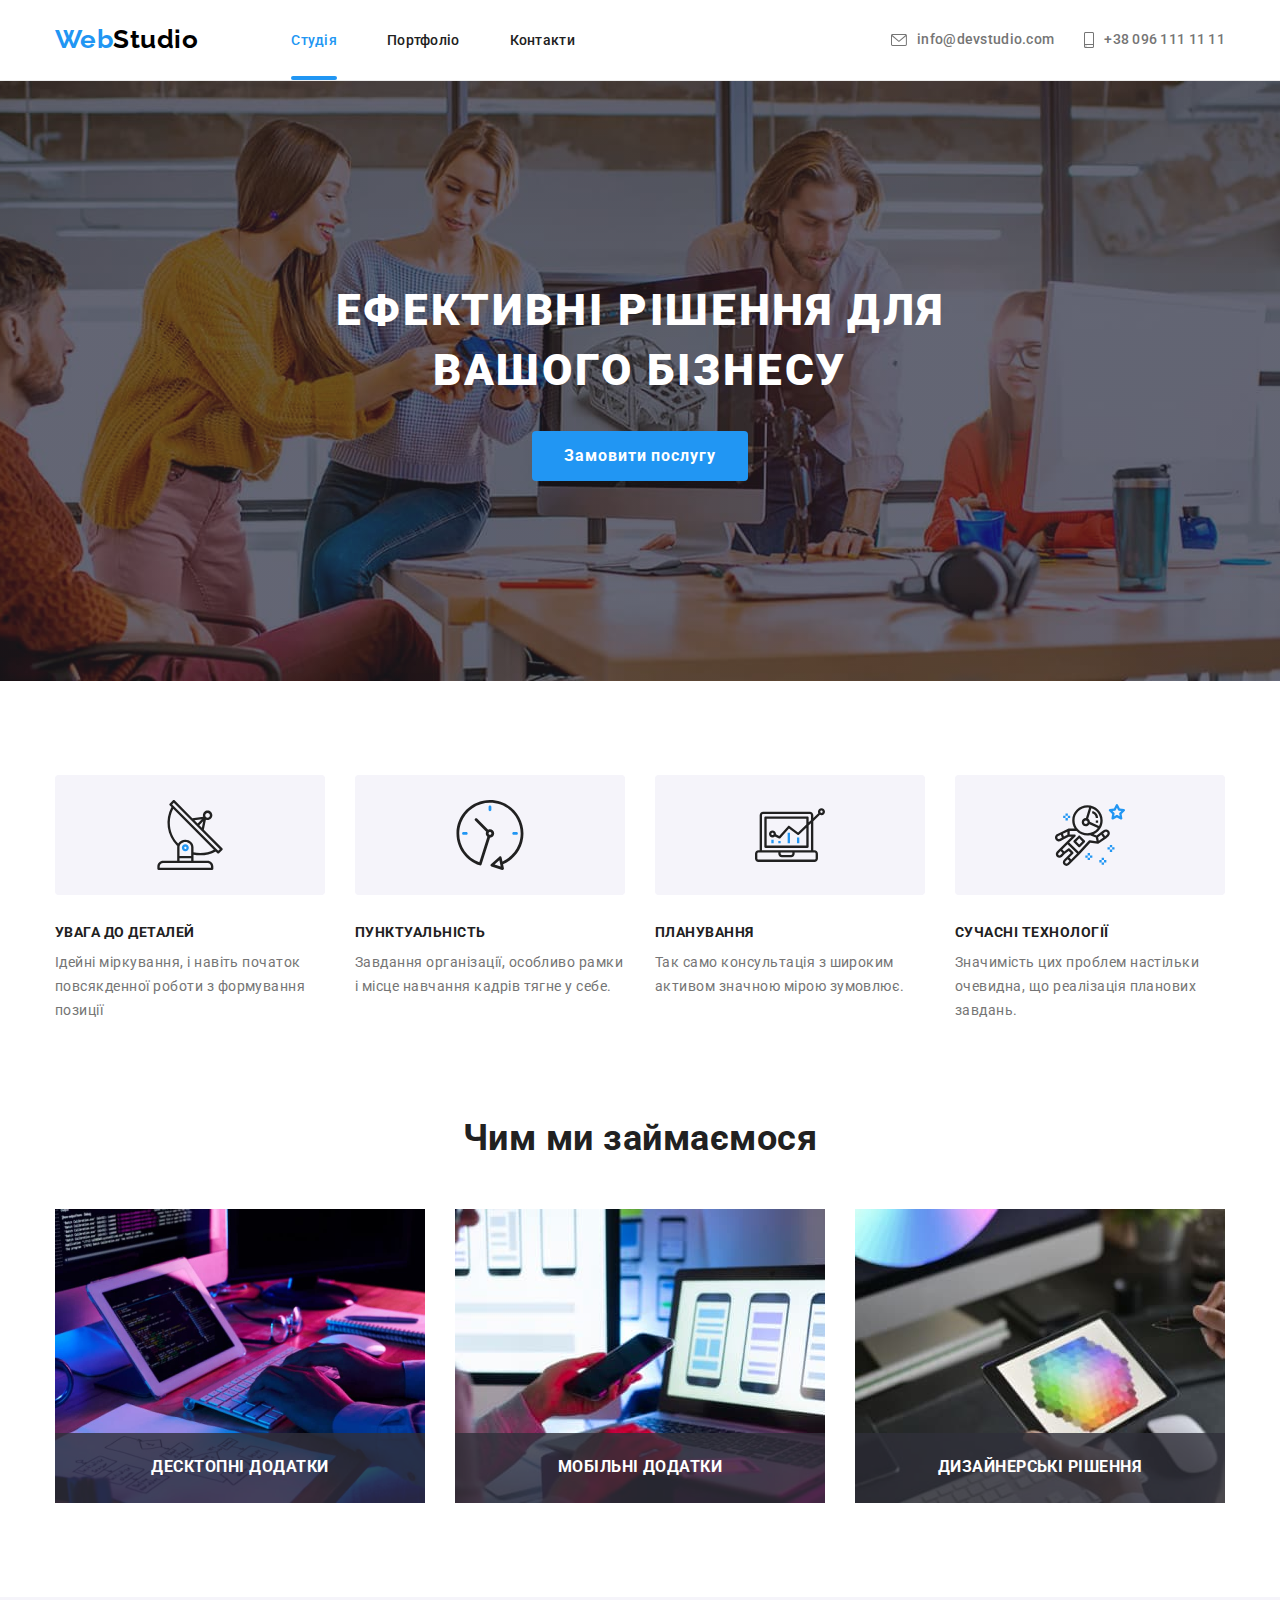
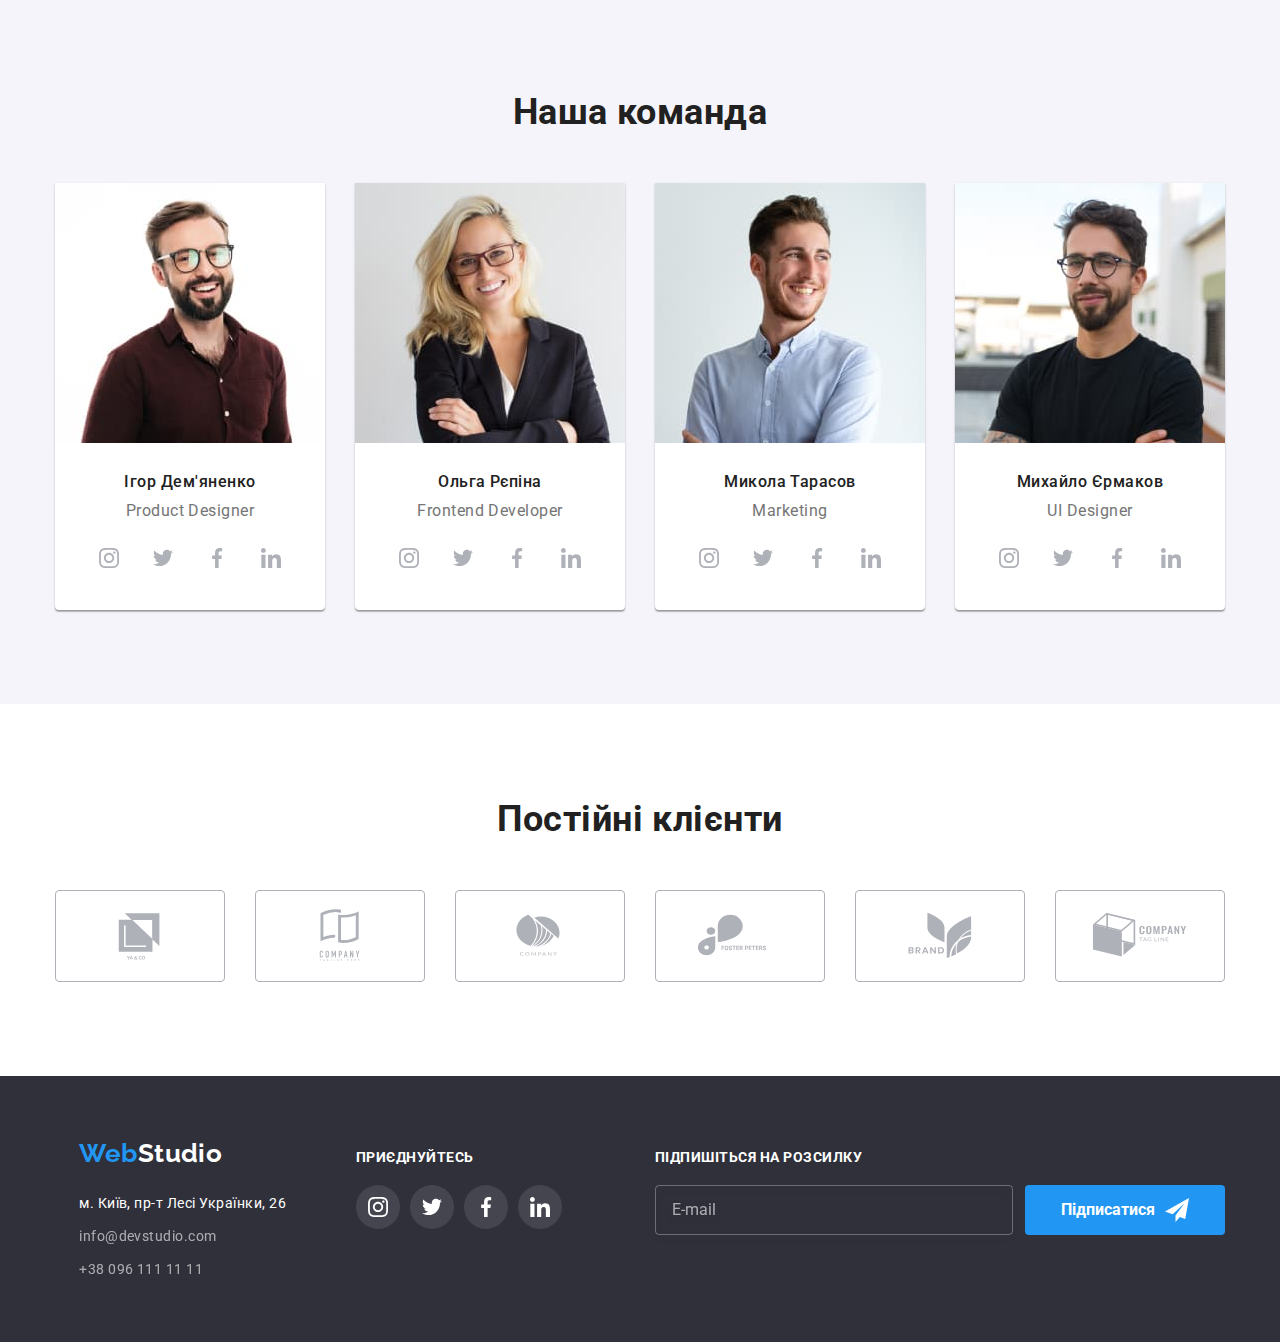
<file: index.html>
<!DOCTYPE html>
<html lang="uk">

<head>
    <meta charset="UTF-8" />
    <meta http-equiv="X-UA-Compatible" content="IE=edge" />
    <meta name="viewport" content="width=device-width, initial-scale=1.0" />
    <title>WebStudio</title>
    <link rel="stylesheet"
        href="https://fonts.googleapis.com/css2?family=Raleway:wght@700&family=Roboto:wght@400;500;700;900&display=swap" />
    <link rel="stylesheet"
        href="https://cdnjs.cloudflare.com/ajax/libs/modern-normalize/1.0.0/modern-normalize.min.css" />
    <link rel="stylesheet" href="./css/main.min.css" />
</head>

<body>
    <header class="header">
        <div class="container">
            <nav class="site-nav">
                <a class="logo link" href="./index.html"><span class="logo__decor">Web</span>Studio</a>
                <ul class="site-nav__list list">
                    <li class="site-nav__item item">
                        <a class="site-nav__link link site-nav__link--current" href="./index.html">Студія</a>
                    </li>
                    <li class="site-nav__item item">
                        <a class="site-nav__link link" href="./portfolio.html">Портфоліо</a>
                    </li>
                    <li class="site-nav__item item"><a class="site-nav__link link" href="">Контакти</a></li>
                </ul>
            </nav>
            <ul class="auth-nav list">
                <li class="auth-nav__item item">
                    <a class="auth-nav__link link" href="mailto:info@devstudio.com"><svg class="auth-nav__icon"
                            width="16" height="12">
                            <use href="./images/sprite.svg#icon-envelope"></use>
                        </svg>info@devstudio.com</a>
                </li>
                <li class="auth-nav__item item">
                    <a class="auth-nav__link link" href="tel:+380961111111"><svg class="auth-nav__icon" width="10"
                            height="16">
                            <use href="./images/sprite.svg#icon-smartphone"></use>
                        </svg>+38 096 111 11 11</a>
                </li>
            </ul>
        </div>
    </header>
    <main class="page-main">

        <!-- Заголовок з кнопкой -->

        <section class="hero">
            <div class="container">
                <h1 class="hero__title">
                    Ефективні рішення для вашого бізнесу
                </h1>
                <button data-modal-open class="button hero__button" type="button">
                    Замовити послугу
                </button>
            </div>
        </section>

        <!-- Головні якості Section-2 -->

        <section class="section features">
            <div class="container">
                <h2 class="features__title title--hidden">Наші особливості</h2>
                <ul class="features__list list">
                    <li class="features__item item">
                        <div class="features__thumb">
                            <svg class="features__icon">
                                <use href="./images/sprite.svg#icon-antenna"></use>
                            </svg>
                        </div>
                        <h3 class="features__title">Увага до деталей</h3>
                        <p class="features__text">
                            Ідейні міркування, і навіть початок повсякденної роботи з
                            формування позиції
                        </p>
                    </li>
                    <li class="features__item item">
                        <div class="features__thumb">
                            <svg class="features__icon">
                                <use href="./images/sprite.svg#icon-clock"></use>
                            </svg>
                        </div>
                        <h3 class="features__title">Пунктуальність</h3>
                        <p class="features__text">
                            Завдання організації, особливо рамки і місце навчання кадрів
                            тягне у себе.
                        </p>
                    </li>
                    <li class="features__item item">
                        <div class="features__thumb">
                            <svg class="features__icon">
                                <use href="./images/sprite.svg#icon-diagram"></use>
                            </svg>
                        </div>
                        <h3 class="features__title">Планування</h3>
                        <p class="features__text">
                            Так само консультація з широким активом значною мірою зумовлює.
                        </p>
                    </li>
                    <li class="features__item item">
                        <div class="features__thumb">
                            <svg class="features__icon">
                                <use href="./images/sprite.svg#icon-astronaut"></use>
                            </svg>
                        </div>
                        <h3 class="features__title">Сучасні технології</h3>
                        <p class="features__text">
                            Значимість цих проблем настільки очевидна, що реалізація
                            планових завдань.
                        </p>
                    </li>
                </ul>
            </div>
        </section>

        <!--Роботи Section-3  -->
        
        <section class="section activities">
            <div class="container">
                <h2 class="activities__title title">Чим ми займаємося</h2>
                <ul class="activities__list list">
                    <li class="activities__item item">
                        <img class="activities__foto" src="./images/image.jpg"
                            alt="Програміст пише код за допомогою блок-схеми" width="370" height="294" />
                        <p class="activities__text">Десктопні додатки</p>
                    </li>
                    <li class="activities__item item">
                        <img class="activities__foto" src="./images/img(1).jpg"
                            alt="Дівчина вибирає тему для смартфону" width="370" height="294" />
                        <p class="activities__text">Мобільні додатки</p>
                    </li>
                    <li class="activities__item item">
                        <img class="activities__foto" src="./images/img(2).jpg"
                            alt="Дизайнер обирає колір на планшеті" width="370" height="294" />
                        <p class="activities__text">Дизайнерські рішення</p>
                    </li>
                </ul>
            </div>
        </section>

        <!--Команда Section-4  -->


        <section class="section team">
            <div class="container">
                <h2 class="team__title title">Наша команда</h2>
                <ul class="team__list list">
                    <li class="item workmate">
                        <img class="workmate__foto" src="./images/ihor-demidenko.jpg" alt="Ігор Дем'яненко" width="270"
                            height="260" />
                        <div class="workmate__box">
                            <h3 class="workmate__name">Ігор Дем'яненко</h3>
                            <p class="workmate__position">Product Designer</p>
                            <ul class="list social-networks">
                                <li class="item">
                                    <a href="" class="link social-networks__link" aria-label="Instagram link"
                                        target="_blank" rel="noopener nofollow noreferrer">
                                        <svg class="social-networks__icon" width="20" height="20">
                                            <use href="./images/sprite.svg#icon-instagram"></use>
                                        </svg>
                                    </a>
                                </li>
                                <li class="item">
                                    <a href="" class="link social-networks__link" aria-label="Twitter link"
                                        target="_blank" rel="noopener nofollow noreferrer">
                                        <svg class="social-networks__icon" width="20" height="20">
                                            <use href="./images/sprite.svg#icon-twitter"></use>
                                        </svg>
                                    </a>
                                </li>
                                <li class="item">
                                    <a href="" class="link social-networks__link" aria-label="Facebook link"
                                        target="_blank" rel="noopener nofollow noreferrer">
                                        <svg class="social-networks__icon" width="20" height="20">
                                            <use href="./images/sprite.svg#icon-facebook"></use>
                                        </svg>
                                    </a>
                                </li>
                                <li class="item">
                                    <a href="" class="link social-networks__link" aria-label="LinkedIn link"
                                        target="_blank" rel="noopener nofollow noreferrer">
                                        <svg class="social-networks__icon" width="20" height="20">
                                            <use href="./images/sprite.svg#icon-linkedin"></use>
                                        </svg>
                                    </a>
                                </li>
                            </ul>
                        </div>
                    </li>
                    <li class="item workmate">
                        <img class="workmate__foto" src="./images/olga-repina.jpg" alt="Ольга Рєпіна" width="270"
                            height="260" />
                        <div class="workmate__box">
                            <h3 class="workmate__name">Ольга Рєпіна</h3>
                            <p class="workmate__position">Frontend Developer</p>
                            <ul class="list social-networks">
                                <li class="item">
                                    <a href="" class="link social-networks__link" aria-label="Instagram link"
                                        target="_blank" rel="noopener nofollow noreferrer">
                                        <svg class="social-networks__icon" width="20" height="20">
                                            <use href="./images/sprite.svg#icon-instagram"></use>
                                        </svg>
                                    </a>
                                </li>
                                <li class="item">
                                    <a href="" class="link social-networks__link" aria-label="Twitter link"
                                        target="_blank" rel="noopener nofollow noreferrer">
                                        <svg class="social-networks__icon" width="20" height="20">
                                            <use href="./images/sprite.svg#icon-twitter"></use>
                                        </svg>
                                    </a>
                                </li>
                                <li class="item">
                                    <a href="" class="link social-networks__link" aria-label="Facebook link"
                                        target="_blank" rel="noopener nofollow noreferrer">
                                        <svg class="social-networks__icon" width="20" height="20">
                                            <use href="./images/sprite.svg#icon-facebook"></use>
                                        </svg>
                                    </a>
                                </li>
                                <li class="item">
                                    <a href="" class="link social-networks__link" aria-label="LinkedIn link"
                                        target="_blank" rel="noopener nofollow noreferrer">
                                        <svg class="social-networks__icon" width="20" height="20">
                                            <use href="./images/sprite.svg#icon-linkedin"></use>
                                        </svg>
                                    </a>
                                </li>
                            </ul>
                        </div>
                    </li>
                    <li class="item workmate">
                        <img class="workmate__foto" src="./images/mykola-tarasov.jpg" alt="Микола Тарасов" width="270"
                            height="260" />
                        <div class="workmate__box">
                            <h3 class="workmate__name">Микола Тарасов</h3>
                            <p class="workmate__position">Marketing</p>
                            <ul class="list social-networks">
                                <li class="item">
                                    <a href="" class="link social-networks__link" aria-label="Instagram link"
                                        target="_blank" rel="noopener nofollow noreferrer">
                                        <svg class="social-networks__icon" width="20" height="20">
                                            <use href="./images/sprite.svg#icon-instagram"></use>
                                        </svg>
                                    </a>
                                </li>
                                <li class="item">
                                    <a href="" class="link social-networks__link" aria-label="Twitter link"
                                        target="_blank" rel="noopener nofollow noreferrer">
                                        <svg class="social-networks__icon" width="20" height="20">
                                            <use href="./images/sprite.svg#icon-twitter"></use>
                                        </svg>
                                    </a>
                                </li>
                                <li class="item">
                                    <a href="" class="link social-networks__link" aria-label="Facebook link"
                                        target="_blank" rel="noopener nofollow noreferrer">
                                        <svg class="social-networks__icon" width="20" height="20">
                                            <use href="./images/sprite.svg#icon-facebook"></use>
                                        </svg>
                                    </a>
                                </li>
                                <li class="item">
                                    <a href="" class="link social-networks__link" aria-label="LinkedIn link"
                                        target="_blank" rel="noopener nofollow noreferrer">
                                        <svg class="social-networks__icon" width="20" height="20">
                                            <use href="./images/sprite.svg#icon-linkedin"></use>
                                        </svg>
                                    </a>
                                </li>
                            </ul>
                        </div>
                    </li>
                    <li class="item workmate">
                        <img class="workmate__foto" src="./images/mykhailo-yermakov.jpg" alt="Михайло Єрмаков" width="270"
                            height="260" />
                        <div class="workmate__box">
                            <h3 class="workmate__name">Михайло Єрмаков</h3>
                            <p class="workmate__position">UI Designer</p>
                            <ul class="list social-networks">
                                <li class="item">
                                    <a href="" class="link social-networks__link" aria-label="Instagram link"
                                        target="_blank" rel="noopener nofollow noreferrer">
                                        <svg class="social-networks__icon" width="20" height="20">
                                            <use href="./images/sprite.svg#icon-instagram"></use>
                                        </svg>
                                    </a>
                                </li>
                                <li class="item">
                                    <a href="" class="link social-networks__link" aria-label="Twitter link"
                                        target="_blank" rel="noopener nofollow noreferrer">
                                        <svg class="social-networks__icon" width="20" height="20">
                                            <use href="./images/sprite.svg#icon-twitter"></use>
                                        </svg>
                                    </a>
                                </li>
                                <li class="item">
                                    <a href="" class="link social-networks__link" aria-label="Facebook link"
                                        target="_blank" rel="noopener nofollow noreferrer">
                                        <svg class="social-networks__icon" width="20" height="20">
                                            <use href="./images/sprite.svg#icon-facebook"></use>
                                        </svg>
                                    </a>
                                </li>
                                <li class="item">
                                    <a href="" class="link social-networks__link" aria-label="LinkedIn link"
                                        target="_blank" rel="noopener nofollow noreferrer">
                                        <svg class="social-networks__icon" width="20" height="20">
                                            <use href="./images/sprite.svg#icon-linkedin"></use>
                                        </svg>
                                    </a>
                                </li>
                            </ul>
                        </div>
                    </li>
                </ul>
            </div>
        </section>
        <section class="section clients">
            <div class="container">
                <h2 class="clients__title title">Постійні клієнти</h2>
                <ul class="clients__list list">
                    <li class="clients__item item">
                        <a href="" class="link clients__link" target="_blank" rel="noopener nofollow noreferrer">
                            <svg class="clients__logo" width="106" height="60">
                                <use href="./images/sprite.svg#icon-logo1"></use>
                            </svg>
                        </a>
                    </li>
                    <li class="clients__item item">
                        <a href="" class="link clients__link" target="_blank" rel="noopener nofollow noreferrer">
                            <svg class="clients__logo" width="106" height="60">
                                <use href="./images/sprite.svg#icon-logo2"></use>
                            </svg>
                        </a>
                    </li>
                    <li class="clients__item item">
                        <a href="" class="link clients__link" target="_blank" rel="noopener nofollow noreferrer">
                            <svg class="clients__logo" width="106" height="60">
                                <use href="./images/sprite.svg#icon-logo3"></use>
                            </svg>
                        </a>
                    </li>
                    <li class="clients__item item">
                        <a href="" class="link clients__link" target="_blank" rel="noopener nofollow noreferrer">
                            <svg class="clients__logo" width="106" height="60">
                                <use href="./images/sprite.svg#icon-logo4"></use>
                            </svg>
                        </a>
                    </li>
                    <li class="clients__item item">
                        <a href="" class="link clients__link" target="_blank" rel="noopener nofollow noreferrer">
                            <svg class="clients__logo" width="160" height="60">
                                <use href="./images/sprite.svg#icon-logo5"></use>
                            </svg>
                        </a>
                    </li>
                    <li class="clients__item item">
                        <a href="" class="link clients__link" target="_blank" rel="noopener nofollow noreferrer">
                            <svg class="clients__logo" width="106" height="60">
                                <use href="./images/sprite.svg#icon-logo6"></use>
                            </svg>
                        </a>
                    </li>
                </ul>
            </div>
        </section>
    </main>
    <footer class="footer">
        <div class="container">
            <div class="auth-nav">
                <a class="logo link" href="./index.html"><span class="logo__decor">Web</span>Studio</a>
                <address class="contact">
                    <a class="link contact__address" href="">м. Київ, пр-т Лесі Українки, 26</a>
                    <a class="link contact__mail" href="mailto:info@devstudio.com">info@devstudio.com</a>
                    <a class="link contact__tel" href="tel:+380961111111">+38 096 111 11 11</a>
                </address>
            </div>
            <div class="join">
                <b class="join-call">приєднуйтесь</b>
                <ul class="list social-networks">
                    <li class="item">
                        <a href="" class="link social-networks__link" aria-label="Instagram link" target="_blank"
                            rel="noopener nofollow noreferrer">
                            <svg class="social-networks__icon" width="20" height="20">
                                <use href="./images/sprite.svg#icon-instagram"></use>
                            </svg>
                        </a>
                    </li>
                    <li class="item">
                        <a href="" class="link social-networks__link" aria-label="Twitter link" target="_blank"
                            rel="noopener nofollow noreferrer">
                            <svg class="social-networks__icon" width="20" height="20">
                                <use href="./images/sprite.svg#icon-twitter"></use>
                            </svg>
                        </a>
                    </li>
                    <li class="item">
                        <a href="" class="link social-networks__link" aria-label="Facebook link" target="_blank"
                            rel="noopener nofollow noreferrer">
                            <svg class="social-networks__icon" width="20" height="20">
                                <use href="./images/sprite.svg#icon-facebook"></use>
                            </svg>
                        </a>
                    </li>
                    <li class="item">
                        <a href="" class="link social-networks__link" aria-label="LinkedIn link" target="_blank"
                            rel="noopener nofollow noreferrer">
                            <svg class="social-networks__icon" width="20" height="20">
                                <use href="./images/sprite.svg#icon-linkedin"></use>
                            </svg>
                        </a>
                    </li>
                </ul>
            </div>
            <div class="subscribe">
                <form class="subscribe__form">
                    <label class="subscribe__label" for="email">Підпишіться на розсилку</label>
                    <div class="subscribe__box">
                        <input class="subscribe__input" type="email" id="email" name="user-email"
                            placeholder="E-mail" />
                        <button type="submit" class="button subscribe__button">Підписатися <svg class="subscribe__icon"
                                width="24" height="24">
                                <use href="./images/sprite.svg#icon-send" />
                            </svg></button>
                    </div>
                </form>
            </div>
        </div>
    </footer>
    <div data-modal class="backdrop is-hidden">
        <div class="modal">
            <button data-modal-close type="button" class="close-button">
                <svg width="18" height="18">
                    <use href="./images/sprite.svg#icon-close"></use>
                </svg>
            </button>
            <form class="modal__form">
                <p class="modal__header">Залиште свої дані, ми вам передзвонимо</p>
                <div class="modal__box">
                    <label for="username" class="modal__label">Ім'я</label>
                    <input type="text" id="username" class="modal__input" name="username" autofocus
                        autocomplete="off" />
                    <svg class="modal__icon" width="18" height="18">
                        <use href="./images/sprite.svg#icon-name" />
                    </svg>
                </div>
                <div class="modal__box">
                    <label class="modal__label" for="phone-number">Телефон</label>
                    <input type="tel" id="phone-number" class="modal__input" name="user-phone-number"
                        autocomplete="off" />
                    <svg class="modal__icon" width="18" height="18">
                        <use href="./images/sprite.svg#icon-phone" />
                    </svg>
                </div>
                <div class="modal__box">
                    <label class="modal__label" for="user-email">Пошта</label>
                    <input type="email" id="user-email" class="modal__input" name="user-email" autocomplete="off" />
                    <svg class="modal__icon" width="18" height="18">
                        <use href="./images/sprite.svg#icon-mail" />
                    </svg>
                </div>
                <div class="modal__box">
                    <label class="modal__label" for="comment">Коментар</label>
                    <textarea id="comment" rows="7" class="modal__textarea" name="user-comment"
                        placeholder="Введіть текст"></textarea>
                </div>
                <div class="modal__agree">
                    <label class="modal__label"><input type="checkbox" class="modal__input checkbox hidden"
                            name="user-agree" />
                            <span class="modal__icon">
                            </span>Погоджуюся з розсилкою та приймаю
                        <a href="" target="_blank" class="agreement" rel="noopener nofollow noreferrer">Умови
                            договору</a></label>
                </div>
                <button type="submit" class="button modal__button">Відправити</button>
            </form>
        </div>
    </div>
    <script src="./js/modal.js"></script>
</body>

</html>
</file>
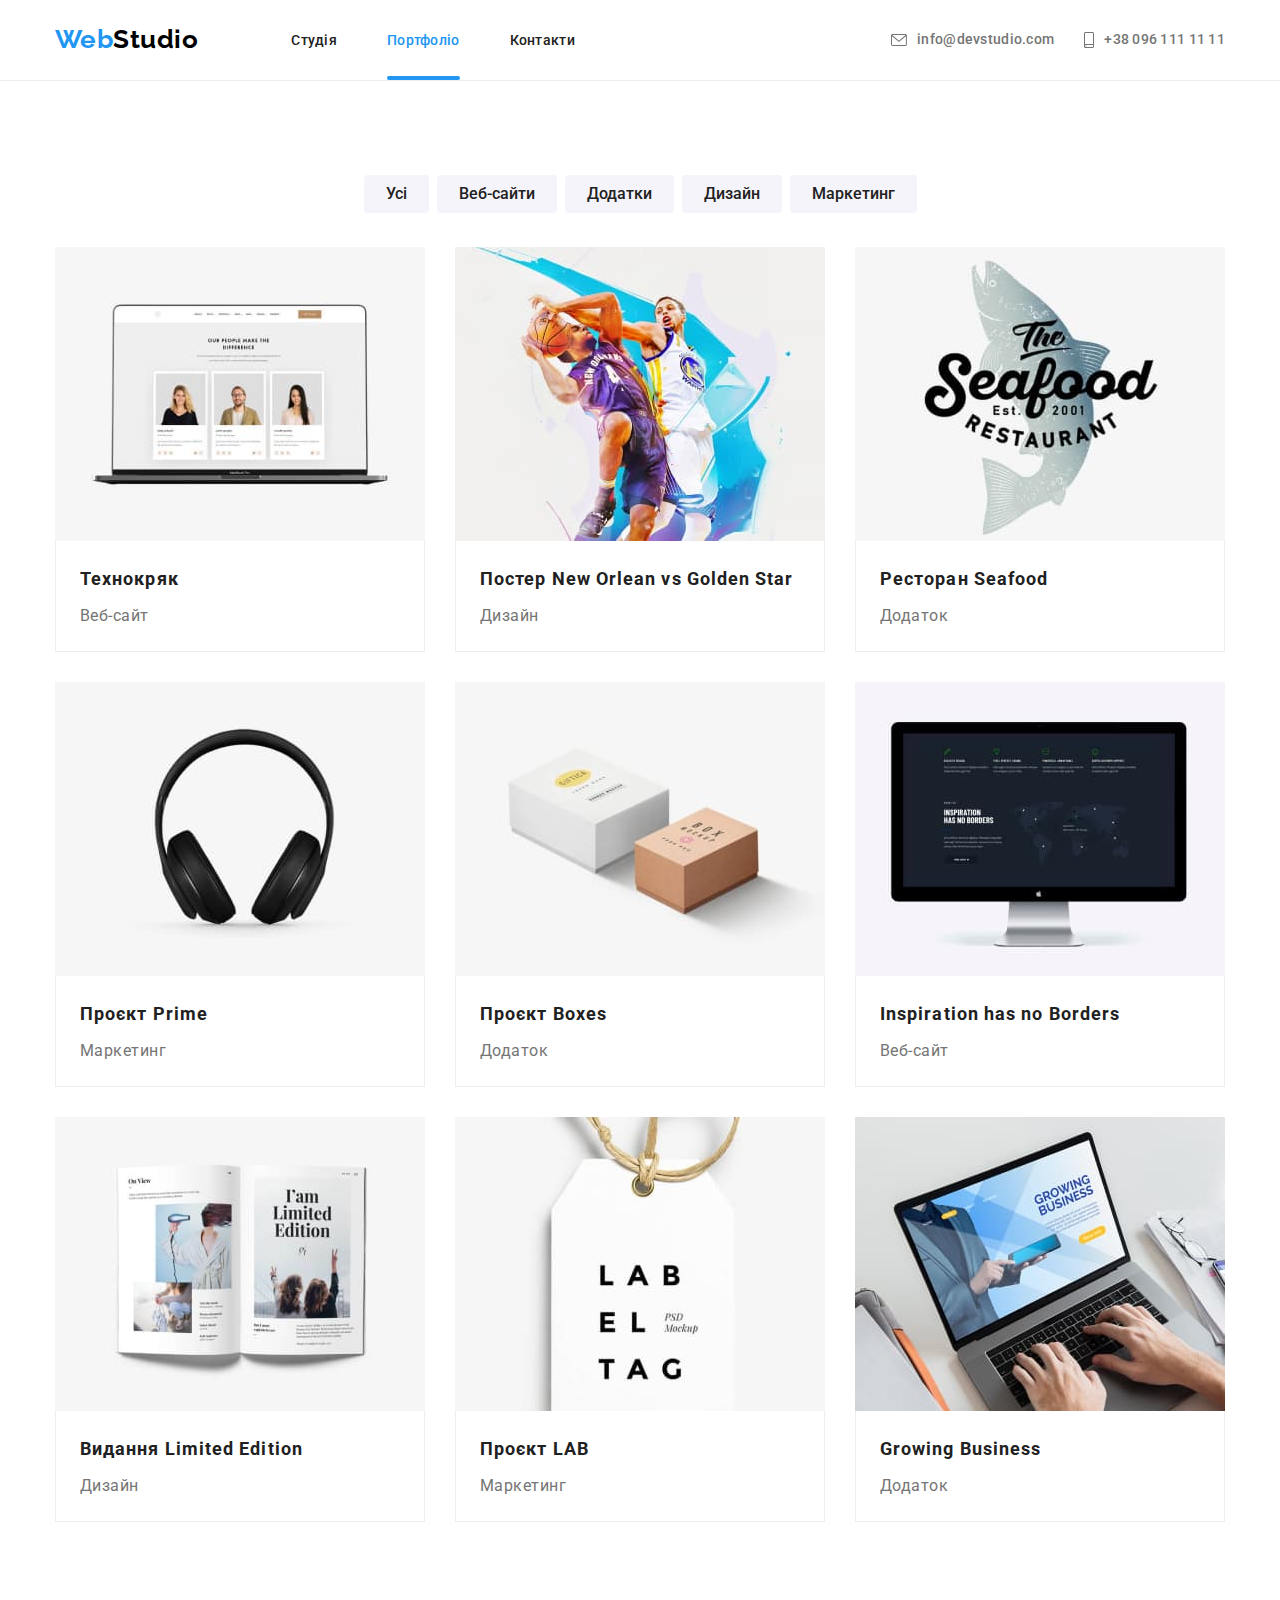
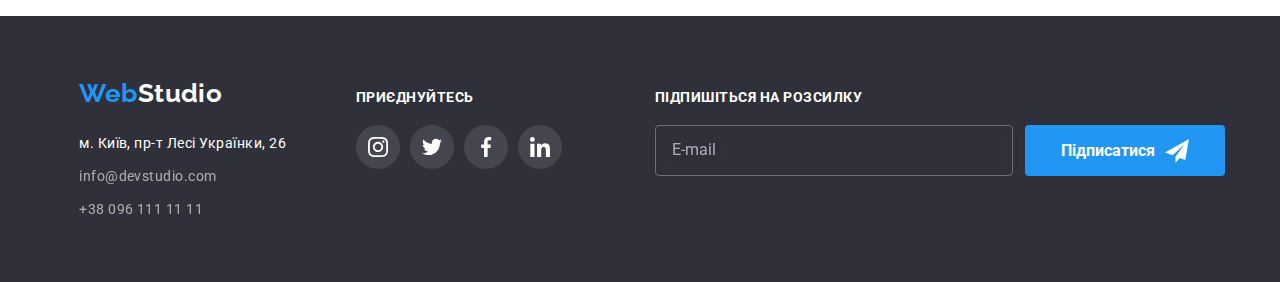
<file: portfolio.html>
<!DOCTYPE html>
<html lang="uk">

<head>
    <meta charset="UTF-8" />
    <meta http-equiv="X-UA-Compatible" content="IE=edge" />
    <meta name="viewport" content="width=device-width, initial-scale=1.0" />
    <title>WebStudio</title>
    <link rel="stylesheet"
        href="https://fonts.googleapis.com/css2?family=Raleway:wght@700&family=Roboto:wght@400;500;700;900&display=swap" />
    <link rel="stylesheet"
        href="https://cdnjs.cloudflare.com/ajax/libs/modern-normalize/1.0.0/modern-normalize.min.css" />
    <link rel="stylesheet" href="./css/main.min.css" />
</head>

<body>
    <header class="header">
        <div class="container">
            <nav class="site-nav">
                <a class="logo link" href="./index.html"><span class="logo__decor">Web</span>Studio</a>
                <ul class="site-nav__list list">
                    <li class="site-nav__item item">
                        <a class="site-nav__link link" href="./index.html">Студія</a>
                    </li>
                    <li class="site-nav__item item">
                        <a class="site-nav__link link site-nav__link--current" href="./portfolio.html">Портфоліо</a>
                    </li>
                    <li class="site-nav__item item"><a class="site-nav__link link" href="">Контакти</a></li>
                </ul>
            </nav>
            <ul class="auth-nav list">
                <li class="auth-nav__item item">
                    <a class="auth-nav__link link" href="mailto:info@devstudio.com"><svg class="auth-nav__icon"
                            width="16" height="12">
                            <use href="./images/sprite.svg#icon-envelope"></use>
                        </svg>info@devstudio.com</a>
                </li>
                <li class="auth-nav__item item">
                    <a class="auth-nav__link link" href="tel:+380961111111"><svg class="auth-nav__icon" width="10"
                            height="16">
                            <use href="./images/sprite.svg#icon-smartphone"></use>
                        </svg>+38 096 111 11 11</a>
                </li>
            </ul>
        </div>
    </header>
    <main class="portfolio">
        <div class="container">
            <section class="projects section">
                <h1 class="projects__title title--hidden">Портфоліо</h1>
                <ul class="filter list">
                    <h2 class="filter__title title--hidden">Фільтр робіт</h2>
                    <li class="filter__item item"><button class="filter__button button" type="button">Усі</button></li>
                    <li class="filter__item item"><button class="filter__button button" type="button">Веб-сайти</button>
                    </li>
                    <li class="filter__item item"><button class="filter__button button" type="button">Додатки</button>
                    </li>
                    <li class="filter__item item"><button class="filter__button button" type="button">Дизайн</button>
                    </li>
                    <li class="filter__item item"><button class="filter__button button" type="button">Маркетинг</button>
                    </li>
                </ul>
                <ul class="list projects__list">
                    <li class="project item">
                        <a class="project__link link" href="">
                            <div class="project__thumb">
                                <img class="project__foto" src="./images/portfolio-1.jpg"
                                    alt="Вигляд веб сайту" width="370" height="294">
                                <p class="project__description">Ресурс пропонує комплексні пропозиції з різним рівнем
                                    функціоналу та
                                    сервісів. Все це дозволить відвідувачу отримати
                                    вичерпні відомості про компанію чи приватну особу.</p>
                            </div>
                            <div class="project__box">
                                <h3 class="project__title">Технокряк</h3>
                                <p class="project__text">Веб-сайт</p>
                            </div>
                        </a>
                    </li>
                    <li class="project item">
                        <a class="project__link link" href="">
                            <div class="project__thumb">
                                <img class="project__foto" src="./images/portfolio-2.jpg"
                                    alt="Гра двох баскетболістів" width="370" height="294">
                                <p class="project__description">Ресурс пропонує комплексні пропозиції з різним рівнем
                                    функціоналу та
                                    сервісів. Все це дозволить відвідувачу отримати
                                    вичерпні відомості про компанію чи приватну особу.</p>
                            </div>
                            <div class="project__box">
                                <h3 class="project__title">Постер New Orlean vs Golden Star</h3>
                                <p class="project__text">Дизайн</p>
                            </div>
                        </a>
                    </li>
                    <li class="project item">
                        <a class="project__link link" href="">
                            <div class="project__thumb">
                                <img class="project__foto" src="./images/portfolio-3.jpg"
                                    alt="Лого ресторану Seafood" width="370" height="294">
                                <p class="project__description">Ресурс пропонує комплексні пропозиції з різним рівнем
                                    функціоналу та
                                    сервісів. Все це дозволить відвідувачу отримати
                                    вичерпні відомості про компанію чи приватну особу.</p>
                            </div>
                            <div class="project__box">
                                <h3 class="project__title">Ресторан Seafood</h3>
                                <p class="project__text">Додаток</p>
                            </div>
                        </a>
                    </li>
                    <li class="project item">
                        <a class="project__link link" href="">
                            <div class="project__thumb">
                                <img class="project__foto" src="./images/portfolio-4.jpg" alt="Чорні навушники"
                                    width="370" height="294">
                                <p class="project__description">Ресурс пропонує комплексні пропозиції з різним рівнем
                                    функціоналу та
                                    сервісів. Все це дозволить відвідувачу отримати
                                    вичерпні відомості про компанію чи приватну особу.</p>
                            </div>
                            <div class="project__box">
                                <h3 class="project__title">Проєкт Prime</h3>
                                <p class="project__text">Маркетинг</p>
                            </div>
                        </a>
                    </li>
                    <li class="project item">
                        <a class="project__link link" href="">
                            <div class="project__thumb">
                                <img class="project__foto" src="./images/portfolio-5.jpg"
                                    alt="Дві коробки, біла і коричнева" width="370" height="294">
                                <p class="project__description">Ресурс пропонує комплексні пропозиції з різним рівнем
                                    функціоналу та
                                    сервісів. Все це дозволить відвідувачу отримати
                                    вичерпні відомості про компанію чи приватну особу.</p>
                            </div>
                            <div class="project__box">
                                <h3 class="project__title">Проєкт Boxes</h3>
                                <p class="project__text">Додаток</p>
                            </div>
                        </a>
                    </li>
                    <li class="project item">
                        <a class="project__link link" href="">
                            <div class="project__thumb">
                                <img class="project__foto" src="./images/portfolio-6.jpg" alt="Дисплей комп'ютера"
                                    width="370" height="294">
                                <p class="project__description">Ресурс пропонує комплексні пропозиції з різним рівнем
                                    функціоналу та
                                    сервісів. Все це дозволить відвідувачу отримати
                                    вичерпні відомості про компанію чи приватну особу.</p>
                            </div>
                            <div class="project__box">
                                <h3 class="project__title">Inspiration has no Borders</h3>
                                <p class="project__text">Веб-сайт</p>
                            </div>
                        </a>
                    </li>
                    <li class="project item">
                        <a class="project__link link" href="">
                            <div class="project__thumb">
                                <img class="project__foto" src="./images/portfolio-7.jpg" alt="Розгорнутий журнал"
                                    width="370" height="294">
                                <p class="project__description">Ресурс пропонує комплексні пропозиції з різним рівнем
                                    функціоналу та
                                    сервісів. Все це дозволить відвідувачу отримати
                                    вичерпні відомості про компанію чи приватну особу.</p>
                            </div>
                            <div class="project__box">
                                <h3 class="project__title">Видання Limited Edition</h3>
                                <p class="project__text">Дизайн</p>
                            </div>
                        </a>
                    </li>
                    <li class="project item">
                        <a class="project__link link" href="">
                            <div class="project__thumb">
                                <img class="project__foto" src="./images/portfolio-8.jpg" alt="Біла візитка" width="370"
                                    height="294">
                                <p class="project__description">Ресурс пропонує комплексні пропозиції з різним рівнем
                                    функціоналу та
                                    сервісів. Все це дозволить відвідувачу отримати
                                    вичерпні відомості про компанію чи приватну особу.</p>
                            </div>
                            <div class="project__box">
                                <h3 class="project__title">Проєкт LAB</h3>
                                <p class="project__text">Маркетинг</p>
                            </div>
                        </a>
                    </li>
                    <li class="project item">
                        <a class="project__link link" href="">
                            <div class="project__thumb">
                                <img class="project__foto" src="./images/portfolio-9.jpg"
                                    alt="Людина працює за ноутбуком" width="370" height="294">
                                <p class="project__description">Ресурс пропонує комплексні пропозиції з різним рівнем
                                    функціоналу та
                                    сервісів. Все це дозволить відвідувачу отримати
                                    вичерпні відомості про компанію чи приватну особу.</p>
                            </div>
                            <div class="project__box">
                                <h3 class="project__title">Growing Business</h3>
                                <p class="project__text">Додаток</p>
                            </div>
                        </a>
                    </li>
                </ul>
            </section>
        </div>
    </main>
    <footer class="footer">
        <div class="container">
            <div class="auth-nav">
                <a class="logo link" href="./index.html"><span class="logo__decor">Web</span>Studio</a>
                <address class="contact">
                    <a class="link contact__address" href="">м. Київ, пр-т Лесі Українки, 26</a>
                    <a class="link contact__mail" href="mailto:info@devstudio.com">info@devstudio.com</a>
                    <a class="link contact__tel" href="tel:+380961111111">+38 096 111 11 11</a>
                </address>
            </div>
            <div class="join">
                <b class="join-call">приєднуйтесь</b>
                <ul class="list social-networks">
                    <li class="item">
                        <a href="" class="link social-networks__link" aria-label="Instagram link" target="_blank"
                            rel="noopener nofollow noreferrer">
                            <svg class="social-networks__icon" width="20" height="20">
                                <use href="./images/sprite.svg#icon-instagram"></use>
                            </svg>
                        </a>
                    </li>
                    <li class="item">
                        <a href="" class="link social-networks__link" aria-label="Twitter link" target="_blank"
                            rel="noopener nofollow noreferrer">
                            <svg class="social-networks__icon" width="20" height="20">
                                <use href="./images/sprite.svg#icon-twitter"></use>
                            </svg>
                        </a>
                    </li>
                    <li class="item">
                        <a href="" class="link social-networks__link" aria-label="Facebook link" target="_blank"
                            rel="noopener nofollow noreferrer">
                            <svg class="social-networks__icon" width="20" height="20">
                                <use href="./images/sprite.svg#icon-facebook"></use>
                            </svg>
                        </a>
                    </li>
                    <li class="item">
                        <a href="" class="link social-networks__link" aria-label="LinkedIn link" target="_blank"
                            rel="noopener nofollow noreferrer">
                            <svg class="social-networks__icon" width="20" height="20">
                                <use href="./images/sprite.svg#icon-linkedin"></use>
                            </svg>
                        </a>
                    </li>
                </ul>
            </div>
            <div class="subscribe">
                <form class="subscribe__form">
                    <label class="subscribe__label" for="email">Підпишіться на розсилку</label>
                    <div class="subscribe__box">
                        <input class="subscribe__input" type="email" id="email" name="user-email"
                            placeholder="E-mail" />
                        <button type="submit" class="button subscribe__button">Підписатися <svg class="subscribe__icon"
                                width="24" height="24">
                                <use href="./images/sprite.svg#icon-send" />
                            </svg></button>
                    </div>
                </form>
            </div>
        </div>
    </footer>

</body>

</html>
</file>
<file: css/main.min.css>
body{color:#212121;font-family:Roboto,sans-serif;font-weight:400;letter-spacing:.03em;margin-right:auto;margin-left:auto}h1,h2,h3,h4,h5,h6,p{margin:0}.list{padding:0;margin:0;list-style:none}.item{padding:0;margin:0}.link{margin:0;padding:0;text-decoration:none;font-style:normal;color:inherit}.container{width:1200px;margin-left:auto;margin-right:auto;padding-right:15px;padding-left:15px}.section{padding-top:94px;padding-bottom:94px}.title{font-weight:700;font-size:36px;line-height:1.17;text-align:center}.title--hidden{position:absolute;width:1px;height:1px;margin:-1px;border:0;padding:0;clip:rect(0 0 0 0);overflow:hidden}.button{padding:6px 22px;border-radius:4px;text-align:center;border:none;cursor:pointer;color:#212121;background-color:#f5f4fa;font-family:inherit;text-decoration:none}.logo{color:#000;text-decoration:none;font-family:Raleway,sans-serif;font-weight:700;font-size:26px;line-height:1.38}.logo__decor{color:#2196f3}.footer .logo{display:inline-block;margin-bottom:20px;color:#fff}.header{background-color:#fff;border-bottom:1px solid #ececec}.header .container{display:flex;align-items:center}.site-nav{display:flex;align-items:center}.site-nav__list{display:flex;align-items:center;gap:50px;margin-left:93px}.site-nav__list .link:hover,.site-nav__list .link:focus{color:#2196f3}.site-nav__link{padding:32px 0px;color:inherit;text-decoration:none;font-weight:500;font-size:14px;line-height:1.14;letter-spacing:.02em;transition:color 250ms cubic-bezier(0.4, 0, 0.2, 1)}.site-nav__link--current{position:relative;color:#2196f3}.site-nav__link--current::after{position:absolute;bottom:0;display:block;content:"";width:100%;height:4px;border-radius:2px;background-color:#2196f3}.auth-nav{display:flex;margin-left:auto;align-items:center;justify-content:center;gap:30px}.auth-nav__link{display:flex;align-items:center;gap:10px;padding:32px 0px;color:#757575;text-decoration:none;font-weight:500;font-size:14px;line-height:1.14;letter-spacing:.02em;text-align:center;transition:color 250ms cubic-bezier(0.4, 0, 0.2, 1)}.auth-nav__link:hover,.auth-nav__link:focus{color:#2196f3}.auth-nav__icon{display:inline-block;fill:currentColor}.hero{text-align:center;padding-top:200px;padding-bottom:200px;background-color:#2f303a;background-image:linear-gradient(to right, rgba(47, 48, 58, 0.4), rgba(47, 48, 58, 0.4)),url("../images/hero-bg.jpg");background-position:center;background-size:cover;max-width:1600px;margin-left:auto;margin-right:auto}.hero__title{margin-bottom:30px;color:#fff;font-weight:900;font-size:44px;line-height:1.36;letter-spacing:.06em;text-transform:uppercase;margin-left:auto;margin-right:auto;width:700px;text-align:center}.hero__button{display:inline-block;padding:10px 32px;color:#fff;background-color:#2196f3;font-weight:700;font-size:16px;line-height:1.88;letter-spacing:.06em}.backdrop{position:fixed;top:0;left:0;width:100%;height:100%;background-color:rgba(0,0,0,.2);transition:opacity 250ms cubic-bezier(0.4, 0, 0.2, 1),visibility 250ms cubic-bezier(0.4, 0, 0.2, 1)}.is-hidden{opacity:0;pointer-events:none;visibility:hidden}.modal{position:absolute;top:50%;left:50%;transform:translate(-50%, -50%) scale(1);transition:transform 250ms cubic-bezier(0.4, 0, 0.2, 1);min-width:528px;min-height:581px;background-color:#fff;opacity:1;border-radius:3px}.modal__form{width:100%;padding:40px}.modal__header{padding-bottom:12px;text-align:center;font-weight:700;font-size:20px;line-height:1.15}.backdrop.is-hidden .modal{transform:translate(-50%, -50%) scale(0)}.modal .close-button{position:absolute;top:8px;right:8px;border:1px solid rgba(0,0,0,.1);width:30px;height:30px;margin:0;padding:0;border-radius:50%;background-color:#fff;display:flex;justify-content:center;align-items:center;color:#212121;fill:currentColor;transition:color 250ms cubic-bezier(0.4, 0, 0.2, 1),border-color 250ms cubic-bezier(0.4, 0, 0.2, 1)}.modal .close-button:hover,.modal .close-button:focus{cursor:pointer;color:#2196f3;border-color:#2196f3}.modal__box{position:relative;display:flex;flex-direction:column;margin-bottom:10px}.modal__box:hover{cursor:pointer}.modal__box .modal__label{margin-bottom:4px;font-size:12px;line-height:1.17;letter-spacing:.01em;color:#757575}.modal__box .modal__input{margin:0;padding:11px 0px 11px 42px;border:1px solid rgba(33,33,33,.2);border-radius:4px;outline:none;cursor:pointer;transition:border-color 250ms cubic-bezier(0.4, 0, 0.2, 1)}.modal__box .modal__input:hover,.modal__box .modal__input:focus{border-color:#2196f3}.modal__box .modal__icon{position:absolute;top:50%;left:12px;fill:#212121;transition:fill 250ms cubic-bezier(0.4, 0, 0.2, 1)}.modal__box .modal__icon:hover,.modal__box .modal__icon:focus{fill:#2196f3}.modal__box .modal__textarea{margin:0;padding:11px;border:1px solid rgba(33,33,33,.2);border-radius:4px;outline:none;cursor:pointer;resize:none;transition:border-color 250ms cubic-bezier(0.4, 0, 0.2, 1)}.modal__box .modal__textarea::-moz-placeholder{font-weight:400;font-size:12px;line-height:1.17;letter-spacing:.01em;color:#757575;opacity:.5}.modal__box .modal__textarea:-ms-input-placeholder{font-weight:400;font-size:12px;line-height:1.17;letter-spacing:.01em;color:#757575;opacity:.5}.modal__box .modal__textarea::placeholder{font-weight:400;font-size:12px;line-height:1.17;letter-spacing:.01em;color:#757575;opacity:.5}.modal__box .modal__textarea:hover,.modal__box .modal__textarea:focus{border-color:#2196f3}.modal__input:hover+.modal__icon,.modal__input:focus+.modal__icon{fill:#2196f3}.modal__agree{display:flex;justify-content:center;align-items:center;margin:20px auto 30px}.modal__agree .modal__label{align-items:center;gap:7px;display:flex;padding:0;font-size:14px;line-height:1.72;color:#757575}.modal__agree .agreement{color:#2196f3}.modal__agree .hidden{-moz-appearance:none;-webkit-appearance:none;appearance:none}.modal__agree .modal__icon{display:flex;justify-content:center;align-items:center;width:16px;height:15px;border:2px solid #000;border-radius:2px}.modal__input.checkbox:checked+.modal__icon{border-color:rgba(0,0,0,0);background-image:url(../images/icon-check.svg);background-size:contain;background-origin:border-box}.modal__button{display:block;margin:0 auto;width:200px;height:50px;box-shadow:0px 4px 4px rgba(0,0,0,.15);color:#fff;background-color:#2196f3}.features{background-color:#fff}.features__list{display:flex;gap:30px}.features__thumb{display:flex;justify-content:center;align-items:center;width:270px;height:120px;background-color:#f5f4fa;margin-bottom:30px;border-radius:4px}.features__icon{fill:currentColor}.features__title{margin-bottom:10px;color:#212121;font-weight:700;font-size:14px;line-height:1.14;text-transform:uppercase}.features__text{color:#757575;font-weight:400;font-size:14px;line-height:1.71}.activities{background-color:#fff;padding-top:0}.activities__title{margin-bottom:50px}.activities__list{display:flex;justify-content:center;gap:30px}.activities__item{position:relative}.activities__foto{display:block}.activities__text{position:absolute;bottom:0;left:0;display:flex;justify-content:center;align-items:center;width:100%;height:70px;font-weight:700;line-height:1.15;text-align:center;text-transform:uppercase;color:#fff;background-color:rgba(47,48,58,.8)}.team{background-color:#f5f4fa}.team__title{margin-bottom:50px}.team__list{display:flex;justify-content:center;gap:30px}.workmate{background-color:#fff;box-shadow:0px 1px 3px rgba(0,0,0,.12),0px 1px 1px rgba(0,0,0,.14),0px 2px 1px rgba(0,0,0,.2);border-radius:0px 0px 4px 4px}.workmate__foto{display:block}.workmate__box{display:flex;justify-content:center;align-items:center;flex-direction:column;padding:30px 10px}.workmate__name{font-weight:500;font-size:16px;line-height:1.13;text-align:center;margin-bottom:10px}.workmate__position{margin-bottom:16px;color:#757575;font-size:16px;line-height:1.19;text-align:center}.social-networks{display:flex;width:206px;justify-content:center;align-items:center;gap:10px}.social-networks__link{display:flex;width:44px;height:44px;border-radius:50%;background-color:rgba(255,255,255,.1);justify-content:center;align-items:center;color:#fff;transition:background-color 250ms cubic-bezier(0.4, 0, 0.2, 1)}.social-networks__link:focus,.social-networks__link:hover{background-color:#2196f3;opacity:1}.social-networks__icon{fill:currentColor}.team .social-networks__link{background-color:#fff;justify-content:center;align-items:center;color:#afb1b8;transition:color 250ms cubic-bezier(0.4, 0, 0.2, 1),background-color 250ms cubic-bezier(0.4, 0, 0.2, 1)}.team .social-networks__link:focus,.team .social-networks__link:hover{color:#fff;background-color:#2196f3}.team .social-networks__icon{fill:currentColor}.clients{background-color:#fff}.clients__title{margin-bottom:50px}.clients__list{display:flex;justify-content:center;align-items:center;gap:30px}.clients__link{display:flex;width:170px;height:92px;border:1px solid #afb1b8;border-radius:4px;justify-content:center;align-items:center;color:#afb1b8;transition:color 250ms cubic-bezier(0.4, 0, 0.2, 1),border 250ms cubic-bezier(0.4, 0, 0.2, 1)}.clients__link:focus,.clients__link:hover{color:#2196f3;border:1px solid #2196f3}.clients__logo{fill:currentColor}.footer{padding-top:60px;padding-bottom:60px;color:#fff;background-color:#2f303a}.footer .container{display:flex;align-items:baseline}.footer .auth-nav{display:inline-block;margin-right:70px}.footer .contact{display:flex;gap:9px;flex-direction:column}.footer .contact__address{display:inline-block;font-style:normal;text-decoration:none;font-weight:400;font-size:14px;line-height:1.71;color:#fff;transition:color 250ms cubic-bezier(0.4, 0, 0.2, 1)}.footer .contact__address:hover,.footer .contact__address:focus{color:#2196f3}.footer .contact__mail{display:inline-block;font-style:normal;text-decoration:none;font-weight:400;font-size:14px;line-height:1.71;color:#fff;transition:color 250ms cubic-bezier(0.4, 0, 0.2, 1);opacity:.6}.footer .contact__mail:hover,.footer .contact__mail:focus{color:#2196f3}.footer .contact__tel{display:inline-block;font-style:normal;text-decoration:none;font-weight:400;font-size:14px;line-height:1.71;color:#fff;transition:color 250ms cubic-bezier(0.4, 0, 0.2, 1);opacity:.6}.footer .contact__tel:hover,.footer .contact__tel:focus{color:#2196f3}.footer .join{display:inline-block;position:top;margin-right:93px}.footer .join-call{text-transform:uppercase;display:inline-block;margin-bottom:20px;font-size:14px}.subscribe__form{display:flex;flex-direction:column}.subscribe__form .subscribe__box{display:flex;gap:12px}.subscribe__label{margin-bottom:20px;font-weight:700;font-size:14px;line-height:1.15;text-transform:uppercase}.subscribe__input{display:flex;justify-content:start;align-items:center;width:358px;padding:15px 16px;border:1px solid rgba(255,255,255,.3);filter:drop-shadow(0px 4px 4px rgba(0, 0, 0, 0.15));border-radius:4px;background-color:inherit}.subscribe__input::-moz-placeholder{font-size:16px;line-height:1.25;color:#fff;opacity:.6}.subscribe__input:-ms-input-placeholder{font-size:16px;line-height:1.25;color:#fff;opacity:.6}.subscribe__input::placeholder{font-size:16px;line-height:1.25;color:#fff;opacity:.6}.subscribe__button{display:flex;align-items:center;justify-content:center;gap:10px;padding:10px 28px;margin:0;border-radius:4px;width:200px;cursor:pointer;color:#fff;background-color:#2196f3;font-weight:700;font-size:16px;line-height:1.88}.subscribe__icon{fill:currentColor}.portfolio{background-color:#fff}.portfolio .filter{display:flex;justify-content:center;align-items:center;gap:8px;margin-bottom:34px}.portfolio .filter__button{font-weight:500;font-size:16px;line-height:1.63;transition:background-color 250ms cubic-bezier(0.4, 0, 0.2, 1),color 250ms cubic-bezier(0.4, 0, 0.2, 1),box-shadow 250ms cubic-bezier(0.4, 0, 0.2, 1)}.portfolio .filter__button:hover,.portfolio .filter__button:focus{color:#fff;background-color:#2196f3;box-shadow:0px 4px 4px 0px rgba(0,0,0,.25)}.portfolio .projects__list{display:flex;flex-wrap:wrap;gap:30px;background-color:#fff}.portfolio .project{transition:box-shadow 250ms cubic-bezier(0.4, 0, 0.2, 1)}.portfolio .project__link{display:block}.portfolio .project__link:focus,.portfolio .project__link:hover{box-shadow:1px 4px 6px 0px rgba(0,0,0,.16),0px 4px 4px 0px rgba(0,0,0,.06),0px 1px 1px 0px rgba(0,0,0,.12)}.portfolio .project__thumb{position:relative;overflow:hidden}.portfolio .project__foto{display:block}.portfolio .project__box{border-bottom:1px solid #eee;border-right:1px solid #eee;border-left:1px solid #eee;padding:20px 24px}.portfolio .project__title{color:#212121;font-weight:700;font-size:18px;line-height:2;letter-spacing:.06em;margin-bottom:4px}.portfolio .project__text{color:#757575;font-weight:400;font-size:16px;line-height:1.88}.project__description{position:absolute;top:0;left:0;transform:translateY(100%);transition:transform 250ms ease;display:flex;justify-content:center;align-items:center;padding:63px 24px;width:100%;height:100%;font-weight:400;font-size:18px;line-height:1.56;color:#fff;background-color:#2196f3;opacity:.9;transition:transform 250ms cubic-bezier(0.4, 0, 0.2, 1)}.project__link:focus .project__description,.project__link:hover .project__description{transform:translateY(0)}/*# sourceMappingURL=main.min.css.map */
</file>
